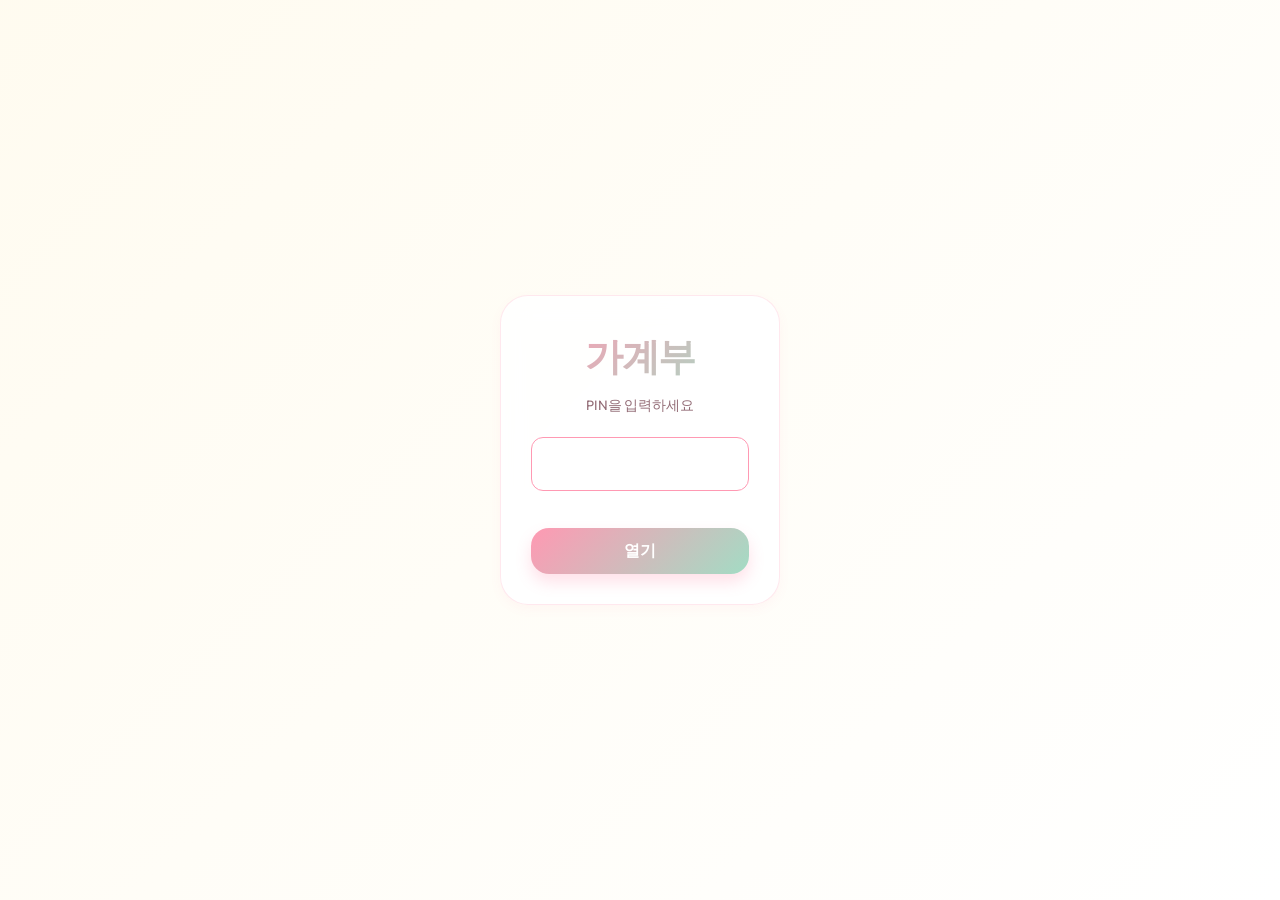
<file: index.html>
<!DOCTYPE html>
<html lang="ko">
<head>
  <meta charset="UTF-8" />
  <meta name="viewport" content="width=device-width, initial-scale=1.0, maximum-scale=1.0, viewport-fit=cover" />
  <meta name="theme-color" content="#FFF9E6" />
  <link rel="manifest" href="manifest.webmanifest" />
  <link rel="apple-touch-icon" href="assets/icon.svg" />
  <meta name="apple-mobile-web-app-capable" content="yes" />
  <title>가계부</title>
  <link rel="stylesheet" href="assets/css/core.css" />
  <style>
    .app-main { padding-bottom: 165px; }
    .today-card { margin-bottom: 8px; }
    .conv-area { display: flex; flex-direction: column; gap: 10px; margin: 8px 0; }
    .bubble { max-width: 82%; padding: 10px 14px; font-size: 0.92rem; border-radius: 16px; line-height: 1.45; }
    .bubble.user { align-self: flex-end; background: var(--accent-gradient); color: #fff; border-bottom-right-radius: 4px; }
    .bubble.bot { align-self: flex-start; background: var(--bg-glass); border-left: 3px solid var(--accent-primary);
                  border-bottom-left-radius: 4px; }
    .status-pill { align-self: center; font-size: 0.75rem; color: var(--text-secondary);
                   padding: 4px 12px; background: var(--bg-glass); border-radius: var(--radius-pill); }
    .pending-wrap { display: flex; flex-direction: column; gap: 8px; }
    .pending-card { border: 1.5px dashed var(--brand-pink); background: #fff; border-radius: var(--radius-sm);
                    padding: 10px 12px; display: flex; align-items: center; gap: 10px; }
    .pending-card .emoji { font-size: 1.3rem; }
    .pending-card .pc-main { flex: 1; min-width: 0; }
    .pending-card .pc-title { font-weight: 600; font-size: 0.92rem; }
    .pending-card .pc-sub { font-size: 0.72rem; color: var(--text-tertiary); }
    .pending-card .pc-amt { font-weight: 700; }
    .pending-card .pc-x { background: none; border: none; color: var(--status-deleted); font-size: 1.1rem;
                          cursor: pointer; padding: 4px 6px; }
    .pending-card .review { color: var(--status-pending); font-size: 0.68rem; font-weight: 700; }
    .pending-card.op-edit { border-color: var(--status-processing); }
    .pending-card.op-del { border-color: var(--status-deleted); }
    .pending-actions { display: flex; gap: 10px; margin-top: 4px; }
    .pending-actions .btn { flex: 1; }

    .dock { position: fixed; left: 0; right: 0; bottom: calc(56px + env(safe-area-inset-bottom));
            max-width: 800px; margin: 0 auto; display: flex; gap: 10px; align-items: center;
            padding: 10px 14px; background: rgba(255,255,255,0.95); backdrop-filter: blur(16px);
            border-top: 1px solid var(--border-subtle); z-index: 9000; }
    .dock input { flex: 1; }
    .mic-btn { width: 50px; height: 50px; flex-shrink: 0; border: none; border-radius: 50%;
               background: var(--accent-gradient); color: #fff; font-size: 1.3rem; cursor: pointer;
               box-shadow: var(--shadow-glow); display: grid; place-items: center;
               transition: background var(--transition-normal); }
    .mic-btn.listening { animation: micPulse 1s infinite; }
    .mic-btn.processing { background: var(--status-processing); animation: micSpin 0.8s linear infinite; }
    .mic-btn.speaking { background: var(--brand-mint); }
    @keyframes micPulse { 0%,100% { transform: scale(1); box-shadow: var(--shadow-glow); }
                          50% { transform: scale(1.12); box-shadow: 0 0 0 10px hsla(345,100%,70%,0.12); } }
    @keyframes micSpin { to { transform: rotate(360deg); } }
    .end-chip { position: fixed; bottom: calc(120px + env(safe-area-inset-bottom)); left: 50%;
                transform: translateX(-50%); z-index: 9001; }
  </style>
</head>
<body>
  <div class="app">
    <main class="app-main">
      <div class="card stat-card today-card">
        <div class="stat-label">오늘 지출</div>
        <div class="stat-value" id="todayTotal">₩0</div>
      </div>

      <div id="convArea" class="conv-area"></div>

      <div class="section-title">오늘 내역</div>
      <div id="todayList" class="expense-list"></div>
    </main>

    <button class="btn btn-ghost btn-sm end-chip hidden" id="endChip">대화 종료</button>

    <div class="dock">
      <input id="textInput" type="text" placeholder="입력하거나 마이크를 누르세요" autocomplete="off" />
      <button class="mic-btn" id="micBtn" aria-label="대화 시작">🎙️</button>
    </div>
  </div>

  <script src="assets/js/config.js"></script>
  <script src="assets/js/api.js"></script>
  <script src="assets/js/core.js"></script>
  <script src="assets/js/index.js"></script>
</body>
</html>
</file>
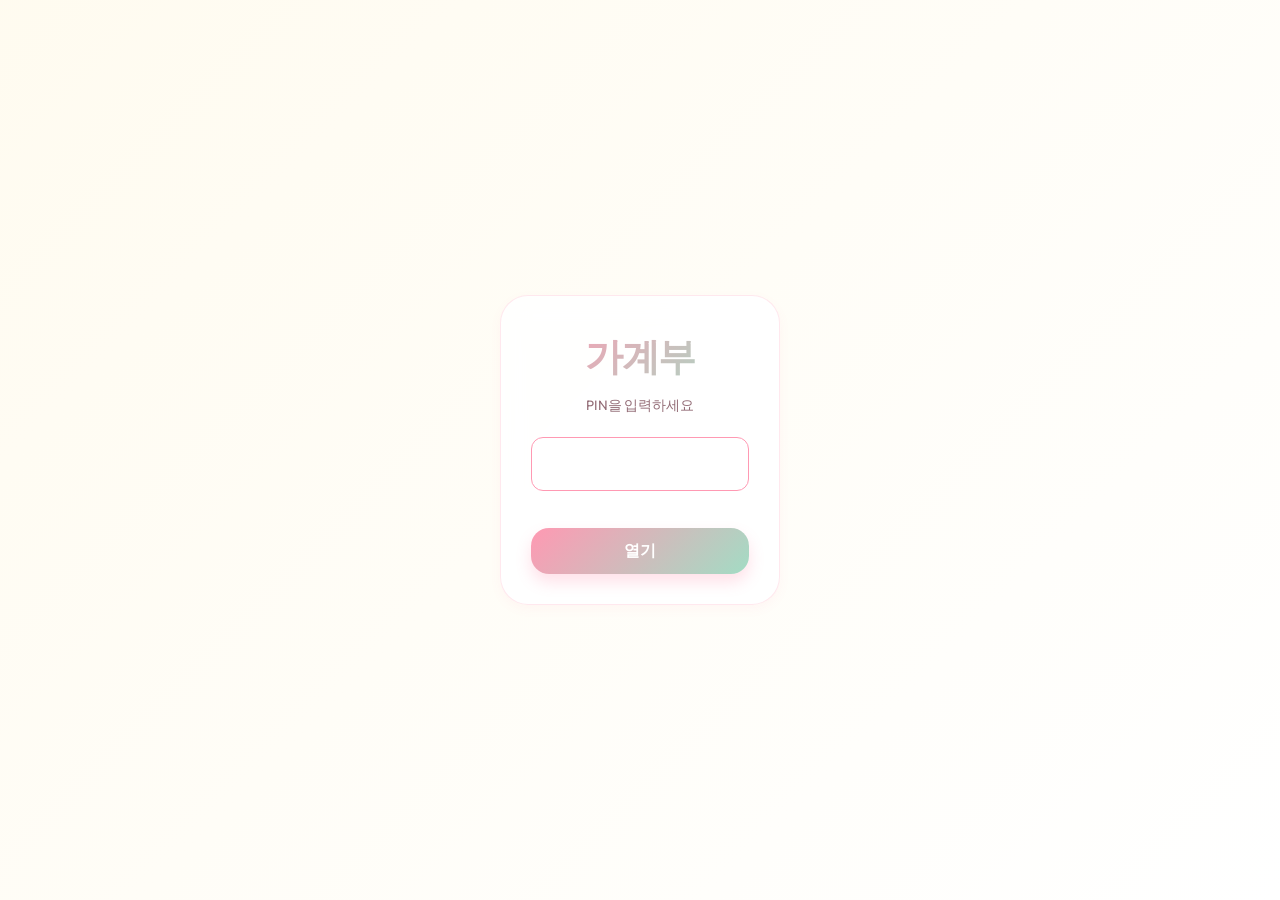
<file: history.html>
<!DOCTYPE html>
<html lang="ko">
<head>
  <meta charset="UTF-8" />
  <meta name="viewport" content="width=device-width, initial-scale=1.0, maximum-scale=1.0, viewport-fit=cover" />
  <meta name="theme-color" content="#FFF9E6" />
  <link rel="manifest" href="manifest.webmanifest" />
  <title>내역 · 가계부</title>
  <link rel="stylesheet" href="assets/css/core.css" />
  <style>
    .month-nav { display: flex; align-items: center; justify-content: center; gap: 18px; margin-bottom: 12px; }
    .month-nav button { background: var(--bg-glass); border: 1px solid var(--border-subtle); color: var(--accent-primary);
                        border-radius: 50%; width: 38px; height: 38px; font-size: 1.1rem; cursor: pointer; }
    .month-nav .month-label { font-weight: 700; font-size: 1.05rem; min-width: 120px; text-align: center; }
    .filter-row { display: flex; gap: 8px; overflow-x: auto; padding: 4px 0 10px; }
    .filter-chip { white-space: nowrap; background: var(--bg-glass); border: 1px solid var(--border-subtle);
                   color: var(--accent-primary); border-radius: var(--radius-sm); padding: 7px 14px; font-size: 0.82rem;
                   font-weight: 600; cursor: pointer; }
    .filter-chip.active { background: var(--accent-gradient); color: #fff; }
    .day-group { margin-top: 16px; }
    .day-head { display: flex; justify-content: space-between; font-size: 0.78rem; color: var(--text-tertiary);
                margin: 0 4px 6px; font-weight: 600; }
    .expense-item .del { background: none; border: none; color: var(--status-deleted); font-size: 1rem; cursor: pointer; padding: 0 4px; }
    .expense-item .ei-main, .expense-item .ei-amount, .expense-item .emoji { cursor: pointer; }

    .modal-overlay { position: fixed; inset: 0; background: rgba(0,0,0,0.6); z-index: 15000;
      display: flex; align-items: flex-end; opacity: 0; pointer-events: none; transition: opacity .25s; }
    .modal-overlay.show { opacity: 1; pointer-events: auto; }
    .modal-sheet { width: 100%; max-width: 800px; margin: 0 auto;
      background: linear-gradient(to bottom, #fff, var(--brand-cream));
      border-radius: var(--radius-lg) var(--radius-lg) 0 0;
      padding: 24px 20px calc(24px + env(safe-area-inset-bottom)); max-height: 90vh; overflow-y: auto;
      transform: translateY(100%); transition: transform .3s cubic-bezier(0.175,0.885,0.32,1.275); }
    .modal-overlay.show .modal-sheet { transform: translateY(0); }
    .modal-handle { width: 40px; height: 5px; background: var(--border-subtle); border-radius: 3px; margin: -6px auto 14px; }
    .modal-title { font-weight: 700; font-size: 1.05rem; margin-bottom: 4px; }
    .form-row2 { display: flex; gap: 10px; }
    .form-row2 > * { flex: 1; min-width: 0; }
    .modal-actions { display: flex; gap: 10px; margin-top: 18px; }
    .modal-actions .btn { flex: 1; }
  </style>
</head>
<body>
  <div class="app">
    <main class="app-main">
      <div class="month-nav">
        <button id="prevM">‹</button>
        <span class="month-label" id="monthLabel">—</span>
        <button id="nextM">›</button>
      </div>
      <div class="card stat-card"><div class="stat-label">이 달 지출</div><div class="stat-value" id="monthTotal">₩0</div></div>
      <div class="filter-row" id="payerFilter"></div>
      <div class="filter-row" id="catFilter"></div>
      <div id="list"></div>
    </main>

    <div class="modal-overlay" id="editOverlay">
      <div class="modal-sheet">
        <div class="modal-handle"></div>
        <div class="modal-title">지출 수정</div>
        <label>내용</label>
        <input id="eItem" type="text" />
        <div class="form-row2">
          <div><label>금액(원)</label><input id="eAmount" type="number" inputmode="numeric" /></div>
          <div><label>날짜</label><input id="eDate" type="date" /></div>
        </div>
        <div class="form-row2">
          <div><label>카테고리</label><select id="eCategory"></select></div>
          <div><label>지출자</label><select id="ePayer"></select></div>
        </div>
        <div class="form-row2">
          <div><label>가게 상호명</label><input id="eStore" type="text" /></div>
          <div><label>지역</label><input id="eRegion" type="text" /></div>
        </div>
        <label>지불수단</label>
        <select id="ePayment"></select>
        <label>메모</label>
        <input id="eMemo" type="text" />
        <div class="modal-actions">
          <button class="btn btn-ghost" id="eCancel">취소</button>
          <button class="btn" id="eSave">저장</button>
        </div>
      </div>
    </div>
  </div>
  <script src="assets/js/config.js"></script>
  <script src="assets/js/api.js"></script>
  <script src="assets/js/core.js"></script>
  <script src="assets/js/history.js"></script>
</body>
</html>
</file>
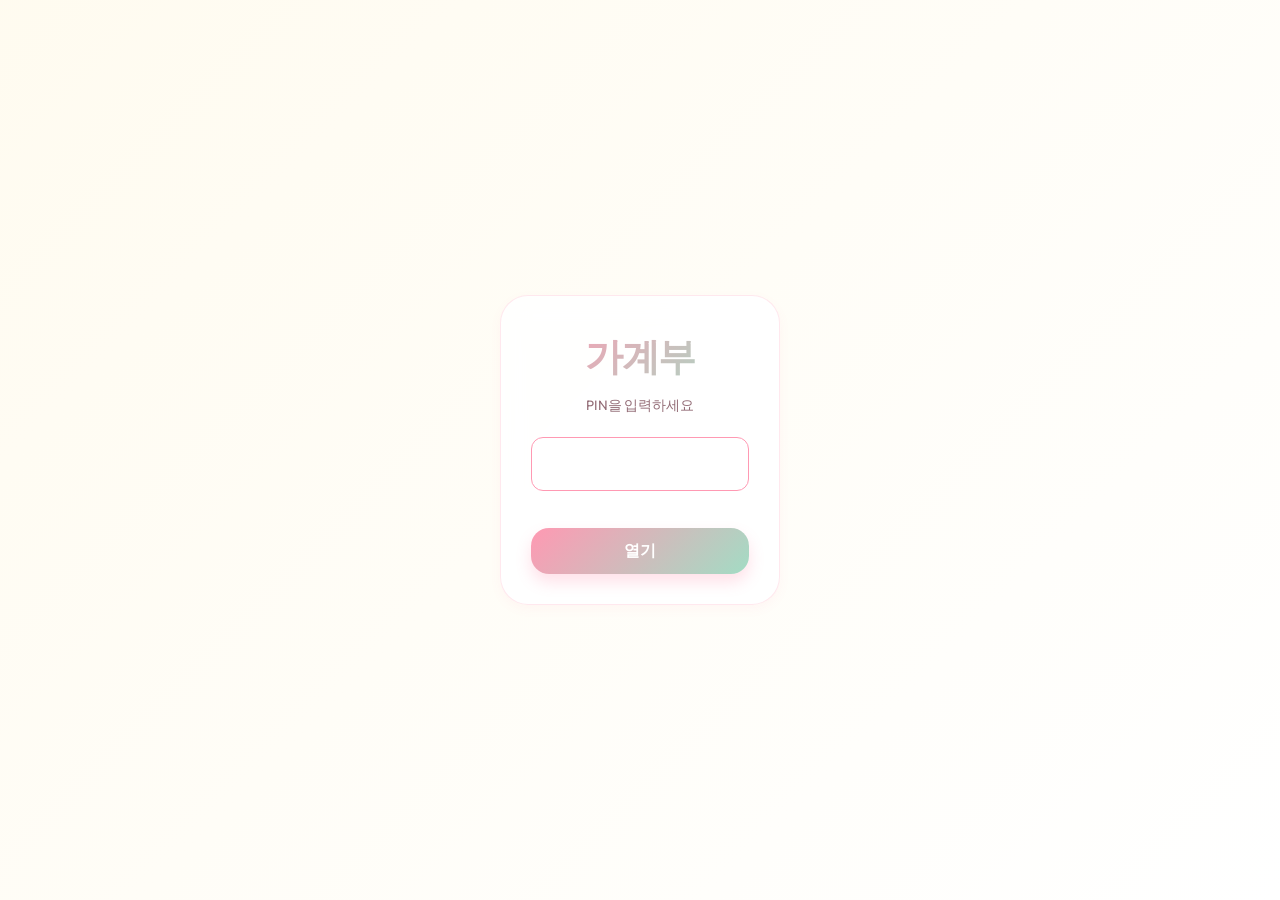
<file: payments.html>
<!DOCTYPE html>
<html lang="ko">
<head>
  <meta charset="UTF-8" />
  <meta name="viewport" content="width=device-width, initial-scale=1.0, maximum-scale=1.0, viewport-fit=cover" />
  <meta name="theme-color" content="#FFF9E6" />
  <link rel="manifest" href="manifest.webmanifest" />
  <title>결제수단 · 가계부</title>
  <link rel="stylesheet" href="assets/css/core.css" />
  <style>
    .month-nav { display: flex; align-items: center; justify-content: center; gap: 18px; margin-bottom: 12px; }
    .month-nav button { background: var(--bg-glass); border: 1px solid var(--border-subtle); color: var(--accent-primary);
                        border-radius: 50%; width: 38px; height: 38px; font-size: 1.1rem; cursor: pointer; }
    .month-nav .month-label { font-weight: 700; font-size: 1.05rem; min-width: 120px; text-align: center; }
    .add-form .row2 { display: flex; gap: 10px; }
    .add-form .row2 > * { flex: 1; }
    .pay-card { margin-bottom: 12px; }
    .pay-head { display: flex; align-items: center; justify-content: space-between; gap: 8px; }
    .pay-name { font-weight: 700; font-size: 1.02rem; }
    .pay-type { font-size: 0.7rem; color: var(--text-tertiary); background: var(--bg-glass);
                padding: 2px 8px; border-radius: var(--radius-pill); margin-left: 6px; }
    .pay-actions button { background: none; border: none; cursor: pointer; font-size: 0.95rem; padding: 2px 4px; }
    .bar-track { background: var(--bg-glass); border-radius: var(--radius-pill); height: 16px; overflow: hidden; margin: 10px 0 6px; }
    .bar-fill { height: 100%; background: var(--accent-gradient); border-radius: var(--radius-pill); transition: width .4s; }
    .bar-fill.done { background: linear-gradient(135deg, var(--brand-mint), hsl(155,55%,60%)); }
    .pay-meta { display: flex; justify-content: space-between; font-size: 0.8rem; color: var(--text-secondary); }
    .pay-meta b { color: var(--text-primary); }
    .pay-benefit { font-size: 0.74rem; color: var(--text-tertiary); margin-top: 6px; }
    .badge-done { color: #fff; background: var(--status-done); font-size: 0.68rem; font-weight: 700;
                  padding: 2px 8px; border-radius: var(--radius-pill); }
    .rec-banner { text-align: center; background: linear-gradient(135deg, hsla(345,100%,80%,0.18), hsla(155,45%,75%,0.18));
                  border: 1px solid var(--brand-pink); font-size: 0.92rem; margin-bottom: 14px; }
    .rec-banner b { color: var(--accent-primary); font-size: 1.05rem; }
    .rec-banner span { font-size: 0.76rem; color: var(--text-secondary); }
    .rec-banner.done { color: var(--text-secondary); }
    .pay-card.recommended { border: 2px solid var(--brand-pink-dark); box-shadow: var(--shadow-glow); }
    .rec-badge { background: var(--accent-primary); color: #fff; font-size: 0.64rem; font-weight: 700;
                 padding: 2px 8px; border-radius: var(--radius-pill); margin-left: 6px; }
  </style>
</head>
<body>
  <div class="app">
    <main class="app-main">
      <div class="month-nav">
        <button id="prevM">‹</button>
        <span class="month-label" id="monthLabel">—</span>
        <button id="nextM">›</button>
      </div>

      <div class="card add-form">
        <div class="section-title" style="margin-top:0">지불수단 추가 / 수정</div>
        <input id="pName" placeholder="이름 (예: 신한 Deep Dream)" />
        <div class="row2" style="margin-top:8px">
          <select id="pType">
            <option>카드</option><option>현금</option><option>계좌</option><option>페이</option>
          </select>
          <input id="pTarget" type="number" inputmode="numeric" placeholder="월 실적 목표(원)" />
        </div>
        <input id="pBenefit" placeholder="혜택 메모 (예: 30만원 실적 시 다음달 영화 2매)" style="margin-top:8px" />
        <button class="btn" id="pAdd" style="width:100%;margin-top:10px">저장</button>
      </div>

      <div class="section-title">이번 달 실적</div>
      <div id="payList"></div>
    </main>
  </div>
  <script src="assets/js/config.js"></script>
  <script src="assets/js/api.js"></script>
  <script src="assets/js/core.js"></script>
  <script src="assets/js/payments.js"></script>
</body>
</html>
</file>
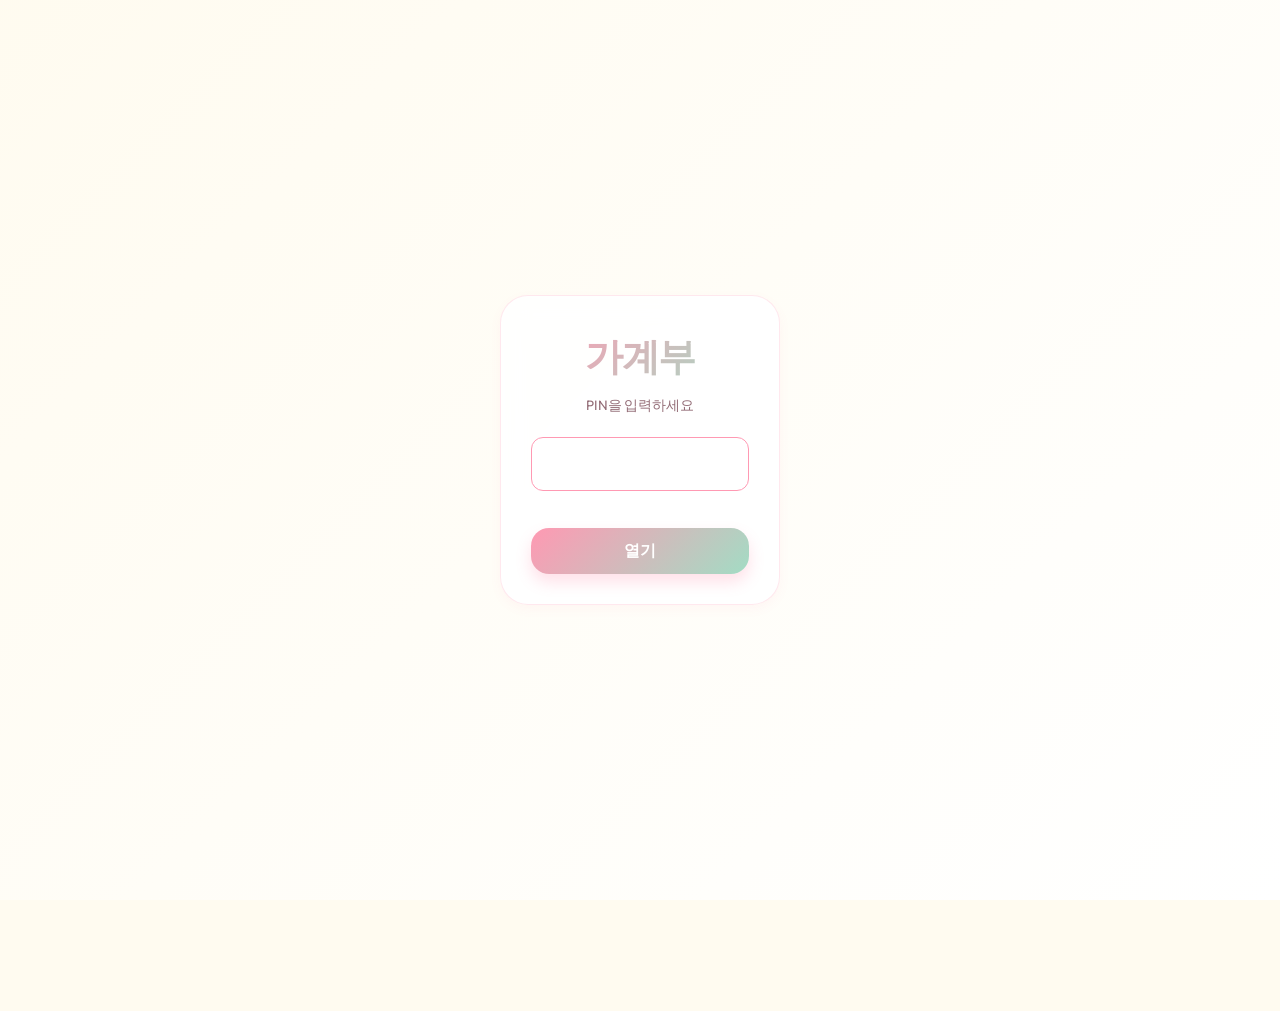
<file: settings.html>
<!DOCTYPE html>
<html lang="ko">
<head>
  <meta charset="UTF-8" />
  <meta name="viewport" content="width=device-width, initial-scale=1.0, maximum-scale=1.0, viewport-fit=cover" />
  <meta name="theme-color" content="#FFF9E6" />
  <link rel="manifest" href="manifest.webmanifest" />
  <title>설정 · 가계부</title>
  <link rel="stylesheet" href="assets/css/core.css" />
  <style>
    .set-row { display: flex; align-items: center; justify-content: space-between; gap: 12px;
               padding: 14px 4px; border-bottom: 1px solid var(--border-subtle); }
    .set-row:last-child { border-bottom: none; }
    .set-row .label { font-weight: 600; font-size: 0.92rem; }
    .set-row .desc { font-size: 0.74rem; color: var(--text-tertiary); }
    .set-row .val { font-size: 0.82rem; color: var(--text-secondary); text-align: right; word-break: break-all; }
    .switch { position: relative; width: 46px; height: 26px; flex-shrink: 0; }
    .switch input { opacity: 0; width: 0; height: 0; }
    .slider { position: absolute; inset: 0; background: var(--border-subtle); border-radius: 26px; transition: .2s; cursor: pointer; }
    .slider::before { content: ''; position: absolute; height: 20px; width: 20px; left: 3px; bottom: 3px;
                      background: #fff; border-radius: 50%; transition: .2s; }
    .switch input:checked + .slider { background: var(--accent-primary); }
    .switch input:checked + .slider::before { transform: translateX(20px); }
    .tag-list { display: flex; flex-wrap: wrap; gap: 6px; margin-top: 8px; }
    .tag { background: var(--bg-glass); border-radius: var(--radius-sm); padding: 5px 10px; font-size: 0.8rem; }
    .dot { display: inline-block; width: 8px; height: 8px; border-radius: 50%; margin-right: 6px; }
    .dot.ok { background: var(--status-done); } .dot.bad { background: var(--status-deleted); }
  </style>
</head>
<body>
  <div class="app">
    <main class="app-main">
      <div class="card">
        <div class="set-row">
          <div><div class="label">서버 연결</div><div class="desc">Apps Script 웹 앱</div></div>
          <div class="val" id="connStatus">확인 중…</div>
        </div>
        <div class="set-row">
          <div><div class="label">이 기기 사용자</div><div class="desc">지출자 자동 입력</div></div>
          <select id="deviceOwner" style="width:auto;min-width:120px"></select>
        </div>
        <div class="set-row">
          <div><div class="label">음성 응답 (TTS)</div><div class="desc">비서가 소리내어 확인</div></div>
          <label class="switch"><input type="checkbox" id="ttsToggle" /><span class="slider"></span></label>
        </div>
        <div class="set-row">
          <div><div class="label">미전송 항목</div><div class="desc">오프라인 시 임시 저장</div></div>
          <div style="display:flex;gap:8px;align-items:center">
            <span class="val" id="queueCount">0건</span>
            <button class="btn btn-ghost btn-sm" id="syncBtn">동기화</button>
          </div>
        </div>
      </div>

      <div class="section-title">구성원</div>
      <div class="card"><div class="tag-list" id="memberList"></div>
        <div class="desc" style="margin-top:10px;color:var(--text-tertiary);font-size:0.74rem">
          스프레드시트의 <b>members</b> 탭에서 수정 (재배포 불필요)</div></div>

      <div class="section-title">카테고리</div>
      <div class="card"><div class="tag-list" id="catList"></div>
        <div class="desc" style="margin-top:10px;color:var(--text-tertiary);font-size:0.74rem">
          스프레드시트의 <b>categories</b> 탭에서 수정</div></div>

      <div class="section-title">계정</div>
      <div class="card">
        <button class="btn btn-ghost" id="logoutBtn" style="width:100%">PIN 잠금 (로그아웃)</button>
      </div>
      <div class="empty" id="appVer"></div>
    </main>
  </div>
  <script src="assets/js/config.js"></script>
  <script src="assets/js/api.js"></script>
  <script src="assets/js/core.js"></script>
  <script src="assets/js/settings.js"></script>
</body>
</html>
</file>
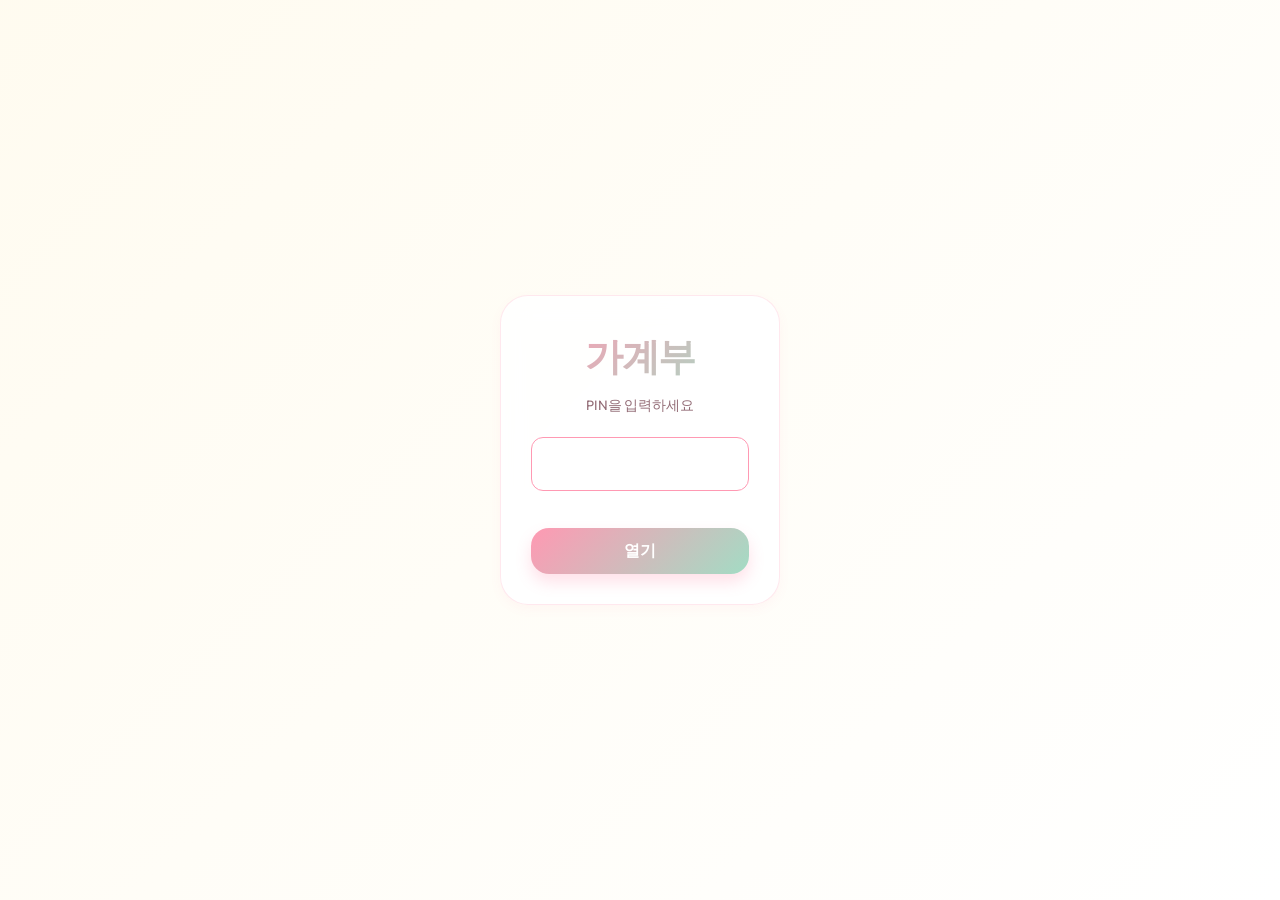
<file: stats.html>
<!DOCTYPE html>
<html lang="ko">
<head>
  <meta charset="UTF-8" />
  <meta name="viewport" content="width=device-width, initial-scale=1.0, maximum-scale=1.0, viewport-fit=cover" />
  <meta name="theme-color" content="#FFF9E6" />
  <link rel="manifest" href="manifest.webmanifest" />
  <title>통계 · 가계부</title>
  <link rel="stylesheet" href="assets/css/core.css" />
  <style>
    .month-nav { display: flex; align-items: center; justify-content: center; gap: 18px; margin-bottom: 12px; }
    .month-nav button { background: var(--bg-glass); border: 1px solid var(--border-subtle); color: var(--accent-primary);
                        border-radius: 50%; width: 38px; height: 38px; font-size: 1.1rem; cursor: pointer; }
    .month-nav .month-label { font-weight: 700; font-size: 1.05rem; min-width: 120px; text-align: center; }
    .bar-row { display: flex; align-items: center; gap: 10px; margin: 10px 0; }
    .bar-row .bar-label { width: 96px; font-size: 0.82rem; flex-shrink: 0; }
    .bar-track { flex: 1; background: var(--bg-glass); border-radius: var(--radius-pill); height: 14px; overflow: hidden; }
    .bar-fill { height: 100%; background: var(--accent-gradient); border-radius: var(--radius-pill); }
    .bar-row .bar-val { width: 90px; text-align: right; font-size: 0.8rem; font-weight: 700; flex-shrink: 0; }
    .payer-split { display: flex; gap: 12px; }
    .payer-split .stat-card { flex: 1; }
    .settle { text-align: center; font-size: 0.85rem; color: var(--text-secondary); margin-top: 12px; }
    .settle b { color: var(--accent-primary); }
  </style>
</head>
<body>
  <div class="app">
    <main class="app-main">
      <div class="month-nav">
        <button id="prevM">‹</button>
        <span class="month-label" id="monthLabel">—</span>
        <button id="nextM">›</button>
      </div>

      <div class="card stat-card"><div class="stat-label">이 달 총지출</div><div class="stat-value" id="total">₩0</div></div>

      <div class="section-title">지출자별</div>
      <div class="payer-split" id="payerSplit"></div>
      <div class="settle" id="settle"></div>

      <div class="section-title">카테고리별</div>
      <div class="card" id="catBars"></div>
    </main>
  </div>
  <script src="assets/js/config.js"></script>
  <script src="assets/js/api.js"></script>
  <script src="assets/js/core.js"></script>
  <script src="assets/js/stats.js"></script>
</body>
</html>
</file>
<file: assets/css/core.css>
/* ============================================================
   대화형 가계부 — 디자인 토큰 + 공통 컴포넌트
   travel-hub/design_spec.md 디자인 시스템 재사용
   ============================================================ */
@import url('https://fonts.googleapis.com/css2?family=Outfit:wght@400;600;700;800&display=swap');

:root {
  /* 브랜드 */
  --brand-pink: hsl(345, 100%, 80%);
  --brand-pink-dark: hsl(345, 100%, 70%);
  --brand-mint: hsl(155, 45%, 75%);
  --brand-cream: hsl(45, 100%, 97%);
  /* 배경 */
  --bg-primary: var(--brand-cream);
  --bg-secondary: #ffffff;
  --bg-card: rgba(255, 255, 255, 0.9);
  --bg-glass: hsla(345, 100%, 80%, 0.1);
  /* 텍스트 */
  --text-primary: hsl(345, 20%, 30%);
  --text-secondary: hsl(345, 15%, 50%);
  --text-tertiary: hsl(345, 10%, 70%);
  /* 강조 */
  --accent-primary: var(--brand-pink-dark);
  --accent-secondary: var(--brand-mint);
  --accent-gradient: linear-gradient(135deg, var(--brand-pink), var(--brand-mint));
  /* 상태 */
  --status-deleted: hsl(345, 60%, 65%);
  --status-pending: hsl(35, 80%, 75%);
  --status-done: var(--brand-mint);
  --status-processing: hsl(210, 80%, 80%);
  /* 보더/그림자 */
  --border-subtle: hsla(345, 100%, 70%, 0.15);
  --shadow-sm: 0 4px 12px hsla(345, 100%, 70%, 0.05);
  --shadow-md: 0 8px 24px hsla(345, 100%, 70%, 0.08);
  --shadow-lg: 0 15px 40px hsla(345, 100%, 70%, 0.1);
  --shadow-glow: 0 0 20px hsla(345, 100%, 70%, 0.2);
  /* 반경 */
  --radius-sm: 12px;
  --radius-md: 18px;
  --radius-lg: 28px;
  --radius-pill: 50px;
  /* 트랜지션 */
  --transition-fast: 0.15s cubic-bezier(0.4, 0, 0.2, 1);
  --transition-normal: 0.25s cubic-bezier(0.4, 0, 0.2, 1);
  --transition-slow: 0.4s cubic-bezier(0.4, 0, 0.2, 1);
  --font-family: 'Outfit', 'Inter', -apple-system, BlinkMacSystemFont, 'Segoe UI', sans-serif;
}

* { box-sizing: border-box; -webkit-tap-highlight-color: transparent; }

html, body {
  margin: 0; padding: 0;
  background: var(--bg-primary);
  color: var(--text-primary);
  font-family: var(--font-family);
  line-height: 1.6;
  letter-spacing: -0.01em;
  -webkit-font-smoothing: antialiased;
}

.app { max-width: 800px; margin: 0 auto; min-height: 100vh; position: relative; }

/* ── 헤더 ───────────────────────────── */
.app-header {
  position: sticky; top: 0; z-index: 1000;
  display: flex; align-items: center; justify-content: space-between;
  padding: 14px 20px;
  background: rgba(255, 255, 255, 0.85);
  backdrop-filter: blur(20px);
  border-bottom: 1px solid var(--border-subtle);
}
.app-header h1 {
  margin: 0; font-size: 1.3rem; font-weight: 800; letter-spacing: -0.03em;
  background: var(--accent-gradient); -webkit-background-clip: text;
  background-clip: text; -webkit-text-fill-color: transparent;
}
.app-header .header-sum { font-size: 0.8rem; color: var(--text-secondary); font-weight: 600; }
.app-header .header-sum b { color: var(--accent-primary); font-size: 1rem; }

/* ── 메인 ───────────────────────────── */
.app-main { padding: 20px 20px 110px; }

/* ── 카드 ───────────────────────────── */
.card {
  background: var(--bg-card); backdrop-filter: blur(12px);
  border: 1px solid var(--border-subtle); border-radius: var(--radius-lg);
  padding: 20px; box-shadow: var(--shadow-sm);
}

/* 통계 카드 그리드 */
.stat-grid { display: grid; grid-template-columns: repeat(2, 1fr); gap: 15px; }
.stat-card { text-align: center; padding: 18px; }
.stat-card .stat-label { font-size: 0.75rem; color: var(--text-tertiary); }
.stat-card .stat-value { font-size: 1.6rem; font-weight: 800; color: var(--text-primary); }

/* 지출 리스트 아이템 */
.expense-list { display: flex; flex-direction: column; gap: 10px; }
.expense-item {
  display: flex; align-items: center; gap: 12px;
  background: var(--bg-secondary); border: 1px solid var(--border-subtle);
  border-radius: var(--radius-sm); padding: 12px 14px;
  transition: transform var(--transition-fast);
}
.expense-item:active { transform: scale(0.99); }
.expense-item .emoji { font-size: 1.4rem; width: 38px; height: 38px;
  display: grid; place-items: center; background: var(--bg-glass); border-radius: 50%; flex-shrink: 0; }
.expense-item .ei-main { flex: 1; min-width: 0; }
.expense-item .ei-title { font-weight: 600; font-size: 0.95rem; overflow: hidden; text-overflow: ellipsis; white-space: nowrap; }
.expense-item .ei-sub { font-size: 0.75rem; color: var(--text-tertiary); }
.expense-item .ei-amount { font-weight: 700; font-size: 1rem; white-space: nowrap; }
.payer-chip { display: inline-block; font-size: 0.65rem; padding: 1px 7px; border-radius: var(--radius-pill);
  background: var(--bg-glass); color: var(--accent-primary); font-weight: 700; }

.section-title { font-size: 0.8rem; font-weight: 700; color: var(--text-secondary);
  text-transform: uppercase; letter-spacing: 0.05em; margin: 22px 4px 10px; }
.empty { text-align: center; color: var(--text-tertiary); padding: 40px 0; font-size: 0.9rem; }

/* ── 버튼 / 입력 ───────────────────────────── */
.btn {
  font-family: inherit; font-size: 1rem; font-weight: 700; cursor: pointer;
  border: none; border-radius: var(--radius-md); padding: 12px 24px; color: #fff;
  background: var(--accent-gradient); box-shadow: 0 8px 16px hsla(345, 100%, 70%, 0.2);
  transition: transform var(--transition-fast);
}
.btn:active { transform: scale(0.97); }
.btn-ghost { background: var(--bg-glass); color: var(--accent-primary);
  box-shadow: none; border: 1px solid var(--border-subtle); }
.btn-sm { padding: 8px 16px; font-size: 0.85rem; border-radius: var(--radius-sm); }
.btn-row { display: flex; gap: 10px; }

input, select, textarea {
  width: 100%; font-family: inherit; font-size: 16px; /* iOS 줌 방지 */
  background: #fff; color: var(--text-primary);
  border: 1.5px solid var(--border-subtle); border-radius: var(--radius-sm);
  padding: 12px 14px; outline: none; transition: border-color var(--transition-fast);
}
input:focus, select:focus, textarea:focus { border-color: var(--brand-pink); }
label { display: block; font-size: 0.8rem; color: var(--text-secondary); margin: 12px 0 5px; font-weight: 600; }

/* ── 하단 탭 바 ───────────────────────────── */
.tab-bar {
  position: fixed; bottom: 0; left: 0; right: 0; z-index: 9999;
  max-width: 800px; margin: 0 auto;
  display: flex; justify-content: space-around;
  background: rgba(255, 255, 255, 0.97); backdrop-filter: blur(20px);
  border-top: 1px solid var(--border-subtle); padding: 8px 0 calc(8px + env(safe-area-inset-bottom));
}
.tab-item {
  flex: 1; display: flex; flex-direction: column; align-items: center; gap: 3px;
  text-decoration: none; color: var(--text-tertiary); font-size: 0.6rem; font-weight: 400;
  padding: 4px 0; min-height: 48px; justify-content: center;
}
.tab-item .tab-ico { font-size: 1.25rem; }
.tab-item.active { color: var(--accent-primary); font-weight: 700; }

/* ── 토스트 ───────────────────────────── */
.toast {
  position: fixed; left: 50%; bottom: 100px; transform: translateX(-50%) translateY(20px);
  background: rgba(0,0,0,0.82); color: #fff; padding: 10px 18px; border-radius: var(--radius-pill);
  font-size: 0.85rem; opacity: 0; pointer-events: none; transition: all var(--transition-normal); z-index: 20000;
}
.toast.show { opacity: 1; transform: translateX(-50%) translateY(0); }

/* ── PIN 게이트 ───────────────────────────── */
.pin-overlay {
  position: fixed; inset: 0; z-index: 30000; display: grid; place-items: center;
  background: linear-gradient(135deg, var(--brand-cream), #fff);
}
.pin-box { text-align: center; padding: 30px; width: 280px; }
.pin-box .pin-logo { font-size: 2.4rem; font-weight: 800; letter-spacing: -0.03em;
  background: var(--accent-gradient); -webkit-background-clip: text; background-clip: text; -webkit-text-fill-color: transparent; }
.pin-box p { color: var(--text-secondary); font-size: 0.85rem; margin: 8px 0 20px; }
.pin-box input { text-align: center; letter-spacing: 0.5em; font-size: 1.4rem; }
.pin-error { color: var(--status-deleted); font-size: 0.8rem; min-height: 1.2em; margin-top: 8px; }

.hidden { display: none !important; }

/* 데스크탑 확장 */
@media (min-width: 768px) {
  .stat-grid { grid-template-columns: repeat(auto-fit, minmax(150px, 1fr)); }
}

/* 스크롤바 */
::-webkit-scrollbar { width: 4px; height: 4px; }
::-webkit-scrollbar-thumb { background: var(--brand-pink); border-radius: 10px; }
</file>
